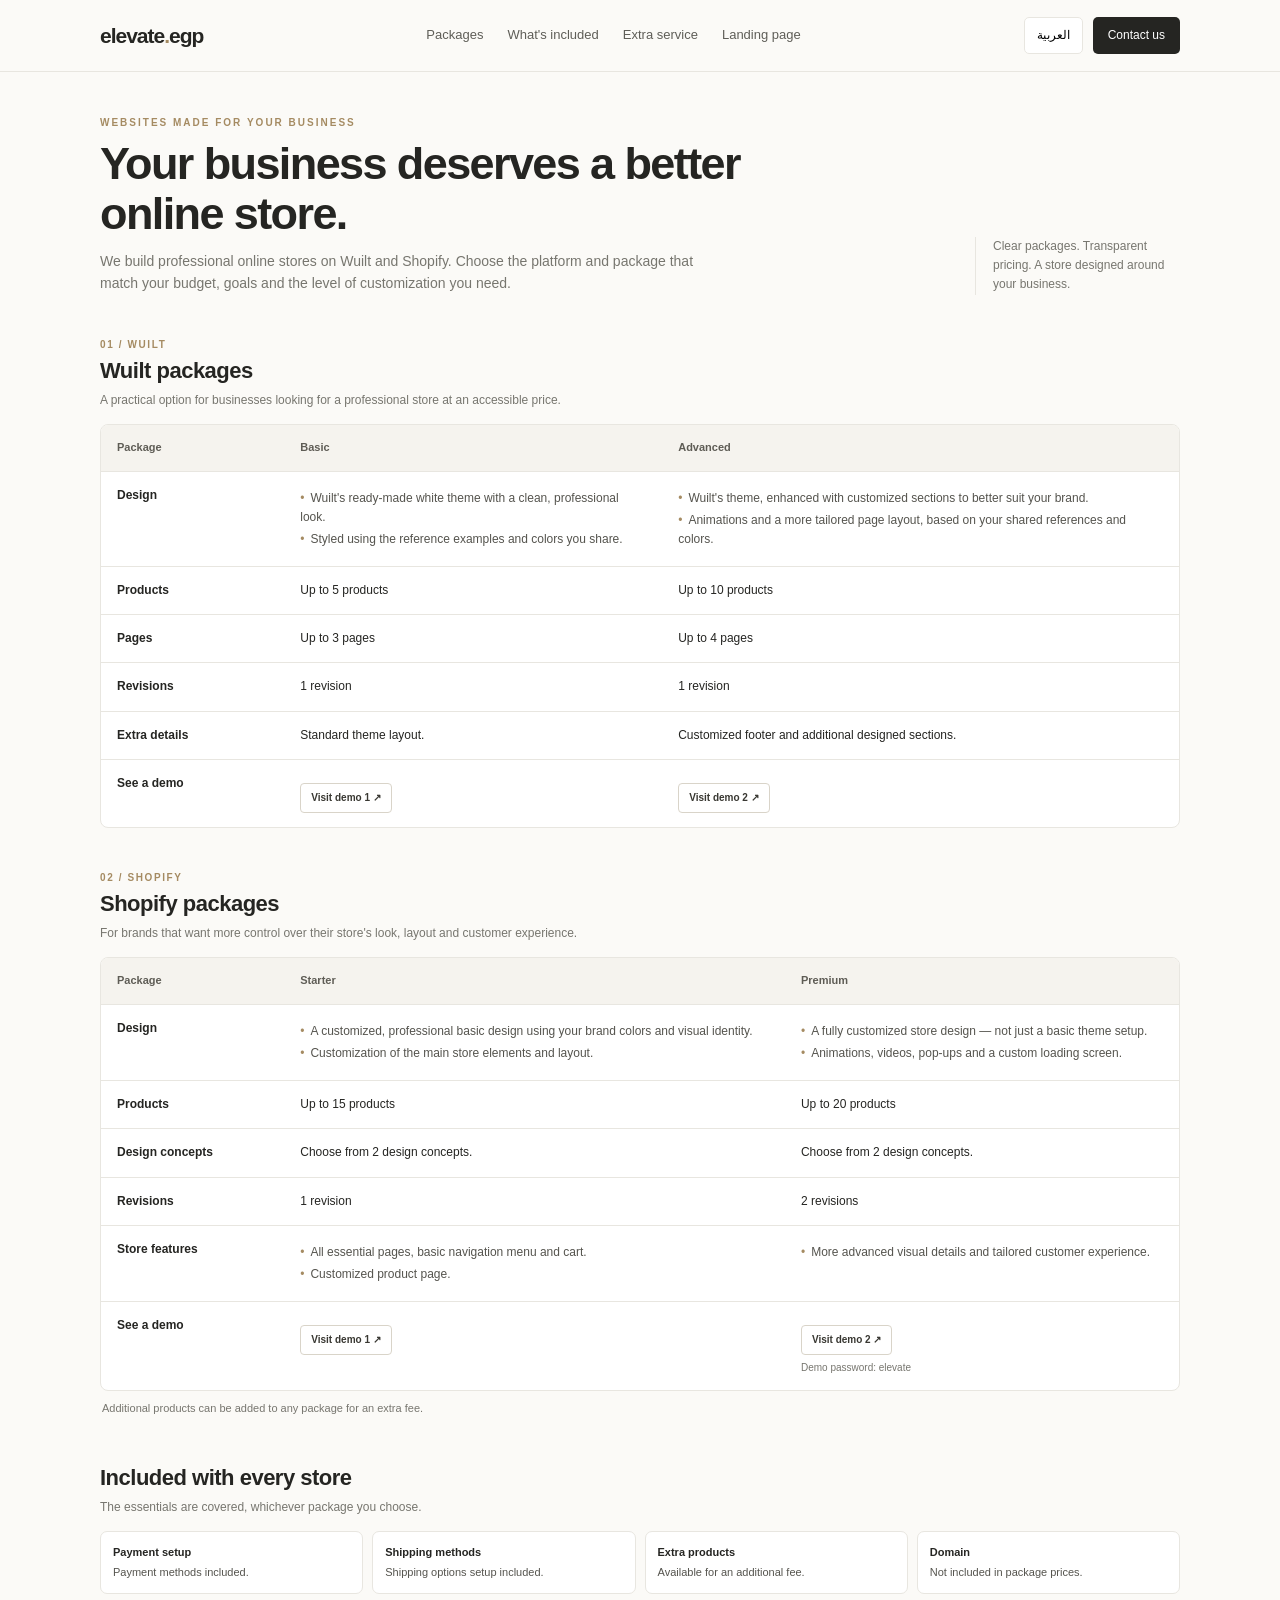
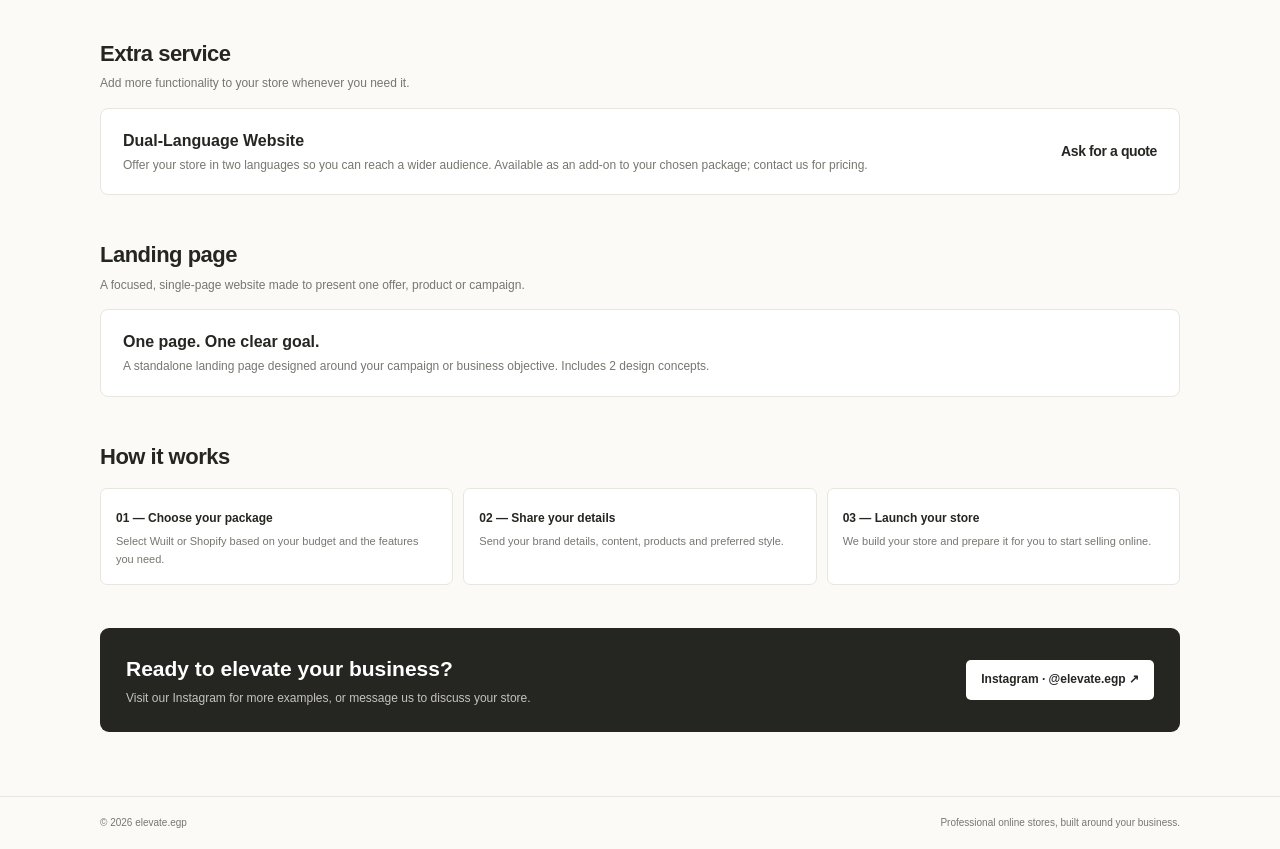
<file: index.html>
<!DOCTYPE html>
<html lang="en">
<head>
<meta charset="UTF-8">
<meta name="viewport" content="width=device-width, initial-scale=1.0">
<meta name="description" content="Elevate.egp builds professional online stores on Wuilt and Shopify, tailored to your budget.">
<title>Elevate.egp — Online Store Design</title>
<style>
:root{--ink:#252522;--muted:#77766f;--line:#e8e6e0;--paper:#fbfaf7;--white:#fff;--accent:#a58b62;--soft:#f2efe8}
*{box-sizing:border-box}html{scroll-behavior:smooth}body{margin:0;background:var(--paper);color:var(--ink);font-family:Inter,Arial,sans-serif;line-height:1.6}
a{color:inherit}.wrap{width:min(1080px,calc(100% - 40px));margin:auto}
header{height:72px;border-bottom:1px solid var(--line);background:rgba(251,250,247,.96);display:flex;align-items:center;position:sticky;top:0;z-index:5;backdrop-filter:blur(10px)}
.nav{display:flex;align-items:center;justify-content:space-between;gap:18px}.logo{font-size:21px;font-weight:800;letter-spacing:-1px;text-decoration:none}.logo span{color:var(--accent)}
.navlinks{display:flex;gap:24px}.navlinks a{text-decoration:none;font-size:13px;color:#5f5e58}.navright{display:flex;align-items:center;gap:10px}
.lang{border:1px solid var(--line);background:white;padding:8px 12px;border-radius:5px;cursor:pointer;font:inherit;font-size:12px}.contact{background:var(--ink);color:white!important;text-decoration:none;padding:9px 15px;border-radius:5px;font-size:12px}
main{padding:43px 0 64px}.intro{display:flex;justify-content:space-between;align-items:end;gap:28px;margin-bottom:34px}
.eyebrow{font-size:10px;letter-spacing:2px;text-transform:uppercase;color:var(--accent);font-weight:800}.intro h1{font-size:clamp(31px,4.5vw,45px);line-height:1.12;letter-spacing:-1.6px;margin:8px 0 10px;max-width:650px}.intro p{margin:0;color:var(--muted);max-width:610px;font-size:14px}
.intro-side{max-width:205px;color:var(--muted);font-size:12px;border-left:1px solid var(--line);padding-left:17px}
.section{margin-top:42px}.section-head{display:flex;align-items:end;justify-content:space-between;gap:18px;margin-bottom:14px}.section h2{font-size:22px;letter-spacing:-.5px;margin:0}.section-sub{font-size:12px;color:var(--muted);margin:3px 0 0}.platform-label{font-size:10px;letter-spacing:1.6px;color:var(--accent);font-weight:800;text-transform:uppercase}
.table-wrap{overflow-x:auto;border:1px solid var(--line);border-radius:8px;background:white}.price-table{width:100%;border-collapse:collapse;min-width:700px}.price-table th,.price-table td{padding:14px 16px;text-align:left;border-bottom:1px solid var(--line);vertical-align:top;font-size:12px}.price-table th{background:#f5f3ee;font-size:11px;color:#5e5c55;font-weight:750}.price-table tr:last-child td{border-bottom:0}.price-table td:first-child{font-weight:700;width:17%;white-space:nowrap}
.price{font-size:18px;font-weight:800;letter-spacing:-.4px;display:block;margin-bottom:2px}.small{font-size:10px;color:var(--muted);font-weight:400}.feature{display:block;margin:3px 0;color:#55544e}.feature:before{content:"•";color:var(--accent);margin-right:6px}
.demo-link{display:inline-block;margin-top:9px;padding:6px 10px;border:1px solid #d9d4c9;border-radius:4px;text-decoration:none;font-size:10px;font-weight:700;color:#393832;background:#fff}.demo-link:hover{background:var(--soft)}
.note{font-size:11px;color:var(--muted);margin:9px 2px 0}.included{display:grid;grid-template-columns:repeat(4,1fr);gap:9px;margin-top:13px}.included div{border:1px solid var(--line);border-radius:7px;background:white;padding:12px;font-size:11px;color:#55544e}.included strong{display:block;color:var(--ink);font-size:11px;margin-bottom:2px}
.landing{display:flex;align-items:center;justify-content:space-between;gap:18px;border:1px solid var(--line);background:white;border-radius:8px;padding:19px 22px}.landing h3{margin:0 0 3px;font-size:16px}.landing p{margin:0;color:var(--muted);font-size:12px}.landing .price{font-size:21px;margin:0;white-space:nowrap}
.process{display:grid;grid-template-columns:repeat(3,1fr);gap:10px}.process article{padding:15px;border:1px solid var(--line);border-radius:7px;background:white}.process b{font-size:12px}.process p{font-size:11px;color:var(--muted);margin:4px 0 0}
.cta{margin-top:43px;background:var(--ink);color:white;border-radius:9px;padding:24px 26px;display:flex;justify-content:space-between;align-items:center;gap:18px}.cta h2{margin:0;font-size:21px}.cta p{margin:4px 0 0;color:#c5c3bc;font-size:12px}.cta a{background:white;color:var(--ink);padding:10px 15px;border-radius:5px;text-decoration:none;font-size:12px;font-weight:750;white-space:nowrap}
footer{border-top:1px solid var(--line);padding:18px 0;color:var(--muted);font-size:10px}.foot{display:flex;justify-content:space-between;gap:14px}
.ar{direction:rtl;text-align:right}.ar .intro-side{border-left:0;border-right:1px solid var(--line);padding-left:0;padding-right:17px}.ar .feature:before{margin-right:0;margin-left:6px}.ar .price-table th,.ar .price-table td{text-align:right}.ar .price-table td:first-child{white-space:normal}.ar .navlinks{direction:rtl}.ar .cta{direction:rtl}.ar .landing{direction:rtl}
@media(max-width:720px){
  .wrap{width:calc(100% - 30px)}
  header{height:auto;min-height:64px;padding:10px 0}
  .nav{gap:8px;flex-wrap:wrap}
  .logo{font-size:19px}
  .navright{gap:7px}
  .lang,.contact{padding:8px 10px;font-size:11px}
  .navlinks{display:none}
  main{padding:28px 0 42px}
  .intro{display:block;margin-bottom:28px}
  .intro h1{font-size:clamp(29px,8vw,38px);letter-spacing:-1.1px}
  .intro p{font-size:13px}
  .intro-side{margin-top:15px;max-width:none;padding:0 0 0 12px;font-size:11px}
  .section{margin-top:32px}
  .section h2{font-size:20px}
  .section-sub{font-size:11px}
  .section-head{align-items:flex-start;flex-direction:column;gap:8px}
  /* Keep the complete conventional comparison table visible on mobile without horizontal scrolling. */
  .table-wrap{display:block;width:100%;overflow:visible;border:1px solid var(--line);border-radius:8px;background:#fff}
  .price-table{display:table;width:100%;min-width:0;border-collapse:collapse;table-layout:fixed}
  .price-table thead{display:table-header-group}
  .price-table tbody{display:table-row-group}
  .price-table tr{display:table-row;background:#fff}
  .price-table th,.price-table td{display:table-cell;padding:9px 8px;font-size:10px;line-height:1.4;overflow-wrap:anywhere;word-break:normal;vertical-align:top}
  .price-table th:first-child,.price-table td:first-child{width:20%;white-space:normal}
  .price-table th:nth-child(2),.price-table td:nth-child(2),.price-table th:nth-child(3),.price-table td:nth-child(3){width:40%}
  .price-table td:nth-child(2),.price-table td:nth-child(3){padding-top:10px;position:static}
  .price-table td:nth-child(2)::before,.price-table td:nth-child(3)::before{content:none!important}
  .price-table td:nth-child(2){border-right:0}
  .ar .price-table td:nth-child(2){border-left:0}
  .price-table tr:last-child td{border-bottom:0}
  .feature{line-height:1.45;margin:3px 0}
  .demo-link{font-size:10px;padding:7px 8px}
  .note{font-size:10px;line-height:1.5}
  .included{grid-template-columns:1fr 1fr;gap:8px}
  .included div{padding:10px;font-size:10px;line-height:1.45}
  .included strong{font-size:10px}
  .landing{align-items:flex-start;flex-direction:column;padding:15px;gap:10px}
  .landing p{font-size:11px}
  .landing .price{font-size:18px}
  .process{grid-template-columns:1fr;gap:8px}
  .process article{padding:13px}
  .cta{align-items:flex-start;flex-direction:column;padding:20px 17px;margin-top:32px}
  .cta h2{font-size:19px}
  .cta a{white-space:normal;text-align:center;max-width:100%}
  .foot{flex-direction:column;gap:5px}
}
@media(max-width:380px){
  .wrap{width:calc(100% - 24px)}
  .logo{font-size:17px}
  .lang,.contact{font-size:10px;padding:7px 8px}
  .price-table th,.price-table td{padding:8px 6px;font-size:9.5px;line-height:1.35}
  .price-table th:first-child,.price-table td:first-child{width:20%}
  .price-table th:nth-child(2),.price-table td:nth-child(2),.price-table th:nth-child(3),.price-table td:nth-child(3){width:40%}
}
</style>
</head>
<body>
<header><div class="wrap nav">
<a class="logo" href="#">elevate<span>.</span>egp</a>
<nav class="navlinks"><a href="#packages" data-en="Packages" data-ar="الباقات">Packages</a><a href="#included" data-en="What's included" data-ar="الخدمات المشمولة">What's included</a><a href="#dual-language" data-en="Extra service" data-ar="خدمة إضافية">Extra service</a><a href="#landing" data-en="Landing page" data-ar="صفحة هبوط">Landing page</a></nav>
<div class="navright"><button class="lang" id="langBtn" type="button">العربية</button><a class="contact" href="https://www.instagram.com/elevate.egp/" target="_blank" rel="noopener" data-en="Contact us" data-ar="تواصل معنا">Contact us</a></div>
</div></header>
<main class="wrap" id="content">
<section class="intro">
<div><div class="eyebrow" data-en="Websites made for your business" data-ar="متاجر إلكترونية تناسب نشاطك التجاري">Websites made for your business</div>
<h1 data-en="Your business deserves a better online store." data-ar="مشروعك يستحق متجر إلكتروني يليق بيه.">Your business deserves a better online store.</h1>
<p data-en="We build professional online stores on Wuilt and Shopify. Choose the platform and package that match your budget, goals and the level of customization you need." data-ar="بنصمم وننفذ متاجر إلكترونية احترافية على ويلت وشوبيفاي. اختار المنصة والباقة المناسبة لميزانيتك وهدفك ومستوى التخصيص اللي محتاجه.">We build professional online stores on Wuilt and Shopify. Choose the platform and package that match your budget, goals and the level of customization you need.</p></div>
<div class="intro-side" data-en="Clear packages. Transparent pricing. A store designed around your business." data-ar="باقات واضحة وأسعار محددة ومتجر مصمم بما يناسب نشاطك التجاري.">Clear packages. Transparent pricing. A store designed around your business.</div>
</section>

<section class="section" id="packages">
<div class="section-head"><div><div class="platform-label">01 / WUILT</div><h2 data-en="Wuilt packages" data-ar="باقات ويلت">Wuilt packages</h2><p class="section-sub" data-en="A practical option for businesses looking for a professional store at an accessible price." data-ar="اختيار عملي للمشروعات اللي محتاجة متجر احترافي بتكلفة مناسبة.">A practical option for businesses looking for a professional store at an accessible price.</p></div></div>
<div class="table-wrap"><table class="price-table">
<thead><tr><th data-en="Package" data-ar="الباقة">Package</th><th data-en="Basic" data-ar="Basic">Basic</th><th data-en="Advanced" data-ar="Advanced">Advanced</th></tr></thead>
<tbody>
<tr><td data-en="Design" data-ar="التصميم">Design</td><td><span class="feature" data-en="Wuilt's ready-made white theme with a clean, professional look." data-ar="قالب ويلت الأبيض الجاهز بتنسيق بسيط واحترافي.">Wuilt's ready-made white theme with a clean, professional look.</span><span class="feature" data-en="Styled using the reference examples and colors you share." data-ar="يتم تنسيق المتجر بناءً على المراجع والألوان التي تشاركها معنا.">Styled using the reference examples and colors you share.</span></td><td><span class="feature" data-en="Wuilt's theme, enhanced with customized sections to better suit your brand." data-ar="قالب ويلت مع أقسام مخصصة لتناسب هوية البراند بشكل أفضل.">Wuilt's theme, enhanced with customized sections to better suit your brand.</span><span class="feature" data-en="Animations and a more tailored page layout, based on your shared references and colors." data-ar="إضافة حركات وتنسيق أكثر تخصيصًا بناءً على المراجع والألوان التي تشاركها معنا.">Animations and a more tailored page layout, based on your shared references and colors.</span></td></tr>
<tr><td data-en="Products" data-ar="المنتجات">Products</td><td data-en="Up to 5 products" data-ar="حتى ٥ منتجات">Up to 5 products</td><td data-en="Up to 10 products" data-ar="حتى ١٠ منتجات">Up to 10 products</td></tr>
<tr><td data-en="Pages" data-ar="الصفحات">Pages</td><td data-en="Up to 3 pages" data-ar="حتى ٣ صفحات">Up to 3 pages</td><td data-en="Up to 4 pages" data-ar="حتى ٤ صفحات">Up to 4 pages</td></tr>
<tr><td data-en="Revisions" data-ar="التعديلات">Revisions</td><td data-en="1 revision" data-ar="تعديل واحد">1 revision</td><td data-en="1 revision" data-ar="تعديل واحد">1 revision</td></tr>
<tr><td data-en="Extra details" data-ar="تفاصيل إضافية">Extra details</td><td data-en="Standard theme layout." data-ar="تنسيق القالب الأساسي.">Standard theme layout.</td><td data-en="Customized footer and additional designed sections." data-ar="فوتر مخصص وأقسام إضافية بتصميم مميز.">Customized footer and additional designed sections.</td></tr>
<tr><td data-en="See a demo" data-ar="شاهد نموذجًا">See a demo</td><td><a class="demo-link" href="https://cmubu12fe006s01i3gxyq15l7.wuiltstore.com/en" target="_blank" rel="noopener" data-en="Visit demo 1 ↗" data-ar="شاهد النموذج ١ ↗">Visit demo 1 ↗</a></td><td><a class="demo-link" href="https://telofillelevate.wuiltstore.com/en" target="_blank" rel="noopener" data-en="Visit demo 2 ↗" data-ar="شاهد النموذج ٢ ↗">Visit demo 2 ↗</a></td></tr>
</tbody></table></div>
</section>

<section class="section" id="shopify">
<div class="section-head"><div><div class="platform-label">02 / SHOPIFY</div><h2 data-en="Shopify packages" data-ar="باقات شوبيفاي">Shopify packages</h2><p class="section-sub" data-en="For brands that want more control over their store's look, layout and customer experience." data-ar="للعلامات التجارية اللي محتاجة تحكم أكبر في شكل المتجر وتفاصيله وتجربة العميل.">For brands that want more control over their store's look, layout and customer experience.</p></div></div>
<div class="table-wrap"><table class="price-table">
<thead><tr><th data-en="Package" data-ar="الباقة">Package</th><th data-en="Starter" data-ar="Starter">Starter</th><th data-en="Premium" data-ar="Premium">Premium</th></tr></thead>
<tbody>
<tr><td data-en="Design" data-ar="التصميم">Design</td><td><span class="feature" data-en="A customized, professional basic design using your brand colors and visual identity." data-ar="تصميم أساسي احترافي مخصص باستخدام ألوان وهوية البراند.">A customized, professional basic design using your brand colors and visual identity.</span><span class="feature" data-en="Customization of the main store elements and layout." data-ar="تخصيص العناصر الأساسية وتنسيق المتجر.">Customization of the main store elements and layout.</span></td><td><span class="feature" data-en="A fully customized store design — not just a basic theme setup." data-ar="تصميم مخصص بالكامل للمتجر، مش مجرد تعديل على قالب جاهز.">A fully customized store design — not just a basic theme setup.</span><span class="feature" data-en="Animations, videos, pop-ups and a custom loading screen." data-ar="حركات وفيديوهات ونوافذ منبثقة وشاشة تحميل مخصصة.">Animations, videos, pop-ups and a custom loading screen.</span></td></tr>
<tr><td data-en="Products" data-ar="المنتجات">Products</td><td data-en="Up to 15 products" data-ar="حتى ١٥ منتجًا">Up to 15 products</td><td data-en="Up to 20 products" data-ar="حتى ٢٠ منتجًا">Up to 20 products</td></tr><tr><td data-en="Design concepts" data-ar="أفكار التصميم">Design concepts</td><td data-en="Choose from 2 design concepts." data-ar="اختار من بين فكرتين للتصميم.">Choose from 2 design concepts.</td><td data-en="Choose from 2 design concepts." data-ar="اختار من بين فكرتين للتصميم.">Choose from 2 design concepts.</td></tr>
<tr><td data-en="Revisions" data-ar="التعديلات">Revisions</td><td data-en="1 revision" data-ar="تعديل واحد">1 revision</td><td data-en="2 revisions" data-ar="تعديلان">2 revisions</td></tr>
<tr><td data-en="Store features" data-ar="خصائص المتجر">Store features</td><td><span class="feature" data-en="All essential pages, basic navigation menu and cart." data-ar="كل الصفحات الأساسية وقائمة تنقل وسلة مشتريات.">All essential pages, basic navigation menu and cart.</span><span class="feature" data-en="Customized product page." data-ar="تخصيص صفحة المنتج.">Customized product page.</span></td><td><span class="feature" data-en="More advanced visual details and tailored customer experience." data-ar="تفاصيل بصرية أكثر تقدمًا وتجربة عميل مصممة خصيصًا.">More advanced visual details and tailored customer experience.</span></td></tr>
<tr><td data-en="See a demo" data-ar="شاهد نموذجًا">See a demo</td><td><a class="demo-link" href="https://sejeeg.myshopify.com/" target="_blank" rel="noopener" data-en="Visit demo 1 ↗" data-ar="شاهد النموذج ١ ↗">Visit demo 1 ↗</a></td><td><a class="demo-link" href="https://summer-fridays-rbpsct7r.myshopify.com/" target="_blank" rel="noopener" data-en="Visit demo 2 ↗" data-ar="شاهد النموذج ٢ ↗">Visit demo 2 ↗</a><div class="small" style="margin-top:5px" data-en="Demo password: elevate" data-ar="كلمة مرور العرض: elevate">Demo password: elevate</div></td></tr>
</tbody></table></div>
<p class="note" data-en="Additional products can be added to any package for an extra fee." data-ar="يمكن إضافة منتجات إضافية لأي باقة مقابل رسوم إضافية.">Additional products can be added to any package for an extra fee.</p>
</section>

<section class="section" id="included">
<div class="section-head"><div><h2 data-en="Included with every store" data-ar="الخدمات المشمولة في كل متجر">Included with every store</h2><p class="section-sub" data-en="The essentials are covered, whichever package you choose." data-ar="الأساسيات متوفرة أيًا كانت الباقة اللي هتختارها.">The essentials are covered, whichever package you choose.</p></div></div>
<div class="included">
<div><strong data-en="Payment setup" data-ar="إعداد الدفع">Payment setup</strong><span data-en="Payment methods included." data-ar="إعداد وسائل الدفع.">Payment methods included.</span></div>
<div><strong data-en="Shipping methods" data-ar="طرق الشحن">Shipping methods</strong><span data-en="Shipping options setup included." data-ar="إعداد طرق وخيارات الشحن.">Shipping options setup included.</span></div>
<div><strong data-en="Extra products" data-ar="منتجات إضافية">Extra products</strong><span data-en="Available for an additional fee." data-ar="متاحة مقابل رسوم إضافية.">Available for an additional fee.</span></div>
<div><strong data-en="Domain" data-ar="الدومين">Domain</strong><span data-en="Not included in package prices." data-ar="غير مشمول في سعر الباقة.">Not included in package prices.</span></div>
</div>
</section>

<section class="section" id="dual-language">
<div class="section-head"><div><h2 data-en="Extra service" data-ar="خدمة إضافية">Extra service</h2><p class="section-sub" data-en="Add more functionality to your store whenever you need it." data-ar="ضيف خدمات وخصائص إضافية لمتجرك حسب احتياجك.">Add more functionality to your store whenever you need it.</p></div></div>
<div class="landing"><div><h3 data-en="Dual-Language Website" data-ar="متجر بلغتين">Dual-Language Website</h3><p data-en="Offer your store in two languages so you can reach a wider audience. Available as an add-on to your chosen package; contact us for pricing." data-ar="قدّم متجرك بلغتين علشان توصل لجمهور أكبر. الخدمة متاحة كإضافة على الباقة اللي تختارها؛ تواصل معنا لمعرفة السعر.">Offer your store in two languages so you can reach a wider audience. Available as an add-on to your chosen package; contact us for pricing.</p></div><span class="price" style="font-size:14px" data-en="Ask for a quote" data-ar="تواصل لمعرفة السعر">Ask for a quote</span></div>
</section>

<section class="section" id="landing">
<div class="section-head"><div><h2 data-en="Landing page" data-ar="صفحة هبوط">Landing page</h2><p class="section-sub" data-en="A focused, single-page website made to present one offer, product or campaign." data-ar="صفحة واحدة مركزة لعرض منتج أو خدمة أو عرض تسويقي بشكل واضح.">A focused, single-page website made to present one offer, product or campaign.</p></div></div>
<div class="landing"><div><h3 data-en="One page. One clear goal." data-ar="صفحة واحدة وهدف واضح.">One page. One clear goal.</h3><p data-en="A standalone landing page designed around your campaign or business objective. Includes 2 design concepts." data-ar="صفحة مستقلة مصممة بما يناسب حملتك الإعلانية أو هدف مشروعك، مع اختيار من بين فكرتين للتصميم.">A standalone landing page designed around your campaign or business objective. Includes 2 design concepts.</p>
</section>

<section class="section">
<div class="section-head"><div><h2 data-en="How it works" data-ar="خطوات العمل">How it works</h2></div></div>
<div class="process">
<article><b data-en="01 — Choose your package" data-ar="١ — اختار الباقة">01 — Choose your package</b><p data-en="Select Wuilt or Shopify based on your budget and the features you need." data-ar="اختار ويلت أو شوبيفاي حسب ميزانيتك والخصائص اللي محتاجها.">Select Wuilt or Shopify based on your budget and the features you need.</p></article>
<article><b data-en="02 — Share your details" data-ar="٢ — ابعت تفاصيل مشروعك">02 — Share your details</b><p data-en="Send your brand details, content, products and preferred style." data-ar="ابعت تفاصيل البراند والمحتوى والمنتجات والستايل المفضل.">Send your brand details, content, products and preferred style.</p></article>
<article><b data-en="03 — Launch your store" data-ar="٣ — استلم متجرك">03 — Launch your store</b><p data-en="We build your store and prepare it for you to start selling online." data-ar="بننفذ المتجر ونجهزه علشان تبدأ البيع أونلاين.">We build your store and prepare it for you to start selling online.</p></article>
</div>
</section>

<section class="cta"><div><h2 data-en="Ready to elevate your business?" data-ar="جاهز تطور مشروعك؟">Ready to elevate your business?</h2><p data-en="Visit our Instagram for more examples, or message us to discuss your store." data-ar="زور إنستجرام علشان تشوف نماذج أكتر أو ابعتلنا رسالة ونتكلم عن متجرك.">Visit our Instagram for more examples, or message us to discuss your store.</p></div><a href="https://www.instagram.com/elevate.egp/" target="_blank" rel="noopener" data-en="Instagram · @elevate.egp ↗" data-ar="إنستجرام · @elevate.egp ↗">Instagram · @elevate.egp ↗</a></section>
</main>
<footer><div class="wrap foot"><span>© 2026 elevate.egp</span><span data-en="Professional online stores, built around your business." data-ar="متاجر إلكترونية احترافية مصممة لنشاطك التجاري.">Professional online stores, built around your business.</span></div></footer>
<script>
const btn=document.getElementById('langBtn');
let current='en';
btn.addEventListener('click',()=>{
 current=current==='en'?'ar':'en';
 document.documentElement.lang=current;
 document.getElementById('content').classList.toggle('ar',current==='ar');
 document.querySelectorAll('[data-en]').forEach(el=>{el.textContent=el.dataset[current]});
 btn.textContent=current==='en'?'العربية':'English';
});
</script>
</body></html>
</file>
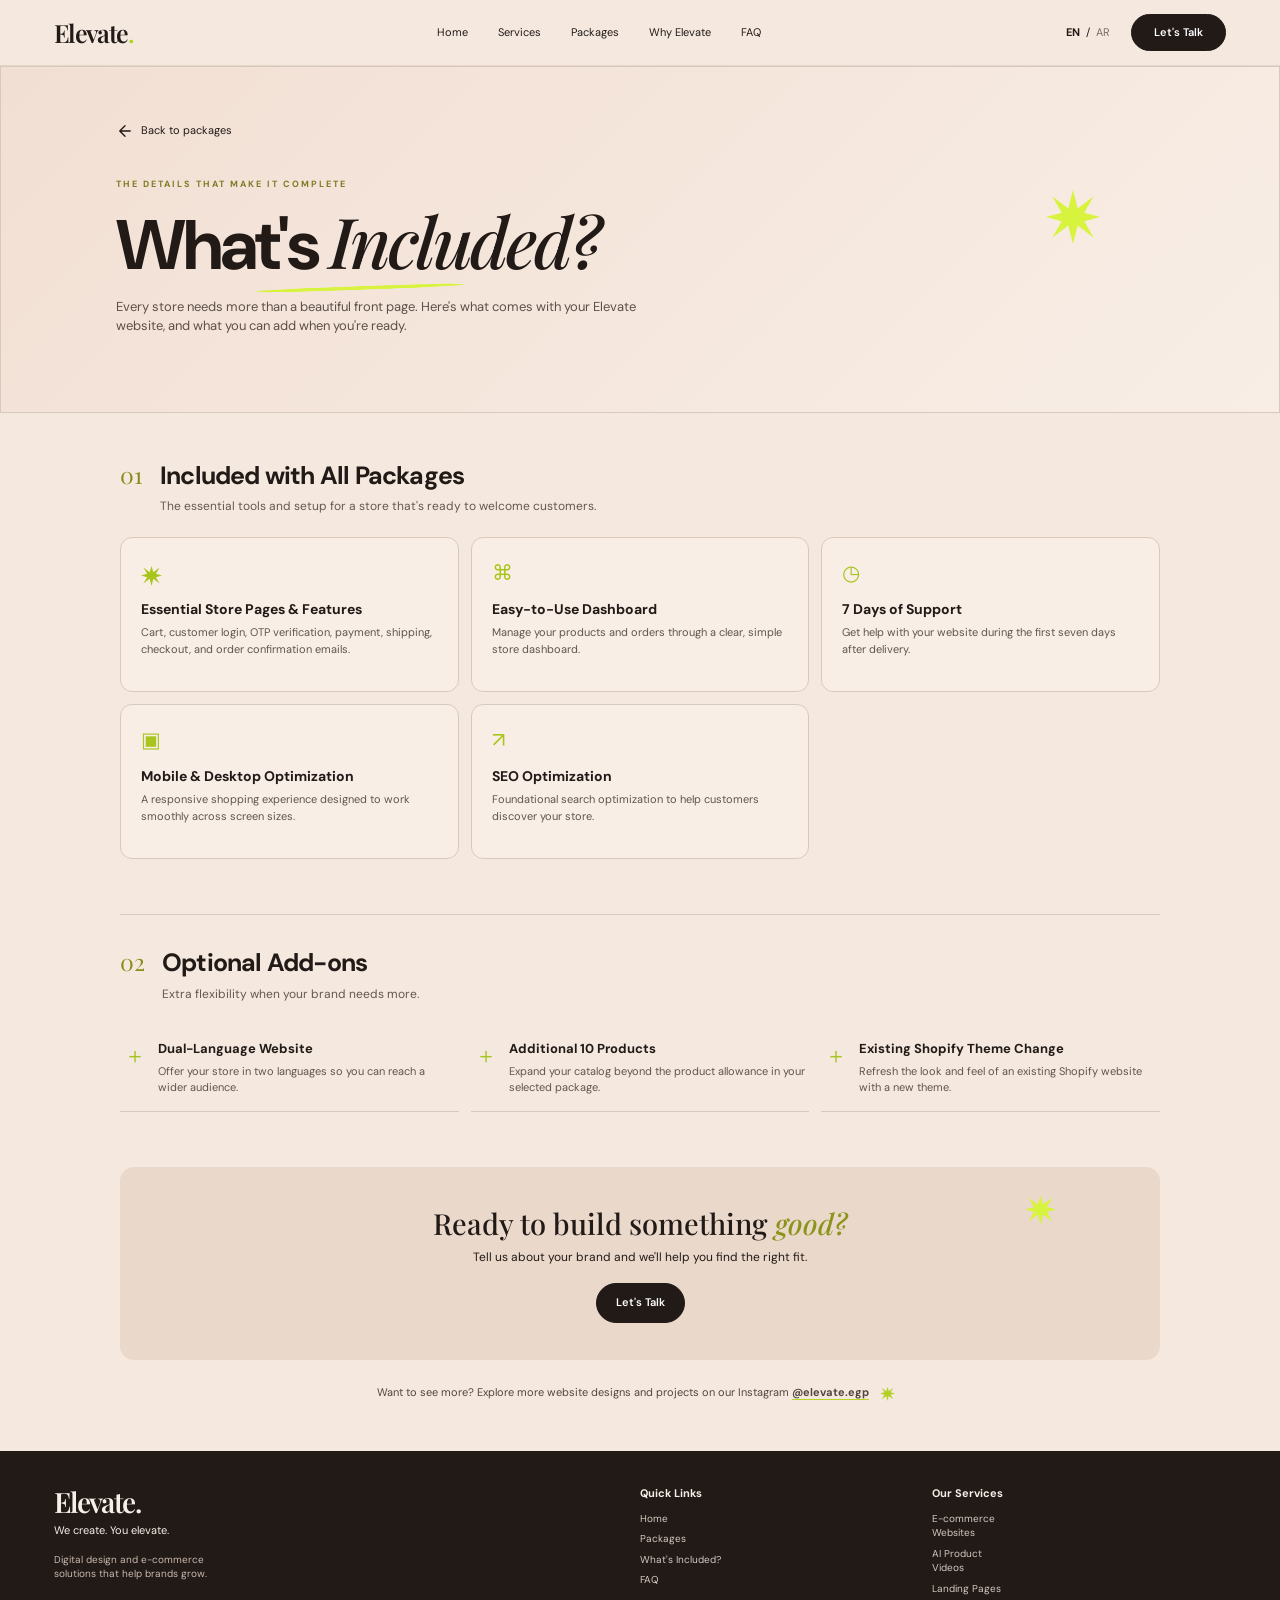
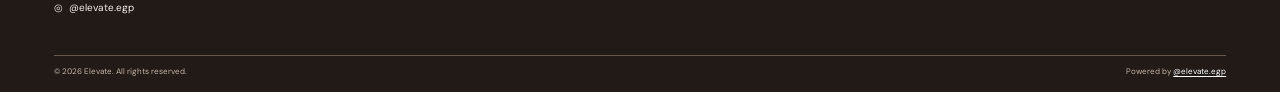
<file: included.html>
<!doctype html>
<html lang="en" dir="ltr">
<head>
  <meta charset="utf-8">
  <meta name="viewport" content="width=device-width, initial-scale=1">
  <meta name="description" content="Discover what's included with every Elevate website package and optional add-ons.">
  <meta name="theme-color" content="#f5e9df">
  <title>What's Included? — Elevate</title>

  <link rel="preconnect" href="https://fonts.googleapis.com">
  <link rel="preconnect" href="https://fonts.gstatic.com" crossorigin>
  <link href="https://fonts.googleapis.com/css2?family=DM+Sans:wght@400;500;600;700&family=Playfair+Display:ital,wght@0,500;0,600;1,500;1,600&family=Cairo:wght@400;500;600;700;800&display=swap" rel="stylesheet">

  <link rel="stylesheet" href="styles.css">

  <style>
    /* Consistent SVG icons on desktop and mobile */
    .icon-svg {
      display: inline-block;
      width: 1em;
      height: 1em;
      flex-shrink: 0;
      vertical-align: middle;
      overflow: visible;
    }

    .item-icon .icon-svg {
      width: 1em;
      height: 1em;
    }

    .doodle-star .icon-svg {
      width: 1em;
      height: 1em;
    }

    .tiny-spark .icon-svg {
      width: 15px;
      height: 15px;
    }

    .back-link .icon-svg,
    .included-cta .button .icon-svg {
      width: 18px;
      height: 18px;
    }

    .back-link {
      display: inline-flex;
      align-items: center;
      gap: 7px;
    }

    .included-cta .button {
      display: inline-flex;
      align-items: center;
      gap: 9px;
    }
  </style>
</head>

<body class="included-page">

  <header class="site-header">
    <a class="wordmark" href="index.html">Elevate<span>.</span></a>

    <nav class="desktop-nav">
      <a href="index.html#home" data-i18n="navHome">Home</a>
      <a href="index.html#services" data-i18n="navServices">Services</a>
      <a href="index.html#packages" data-i18n="navPackages">Packages</a>
      <a href="index.html#difference" data-i18n="navDifference">Why Elevate</a>
      <a href="index.html#faq" data-i18n="navFaq">FAQ</a>
    </nav>

    <div class="header-actions">
      <div class="language-switch">
        <button class="lang-btn selected" data-lang="en" aria-pressed="true">EN</button>
        <span>/</span>
        <button class="lang-btn" data-lang="ar" aria-pressed="false">AR</button>
      </div>

      <a class="button button-dark header-cta contact-link"
         href="https://www.instagram.com/elevate.egp/"
         target="_blank"
         rel="noopener"
         data-i18n="letsTalk">Let's Talk</a>

      <button class="menu-toggle" aria-label="Open menu" aria-expanded="false">
        <span></span>
        <span></span>
      </button>
    </div>
  </header>

  <main>

    <section class="included-hero panel">

      <a class="back-link" href="index.html#packages">
        <svg class="icon-svg" viewBox="0 0 24 24" fill="none"
             xmlns="http://www.w3.org/2000/svg" aria-hidden="true">
          <path d="M19 12H5M12 19L5 12L12 5"
                stroke="currentColor" stroke-width="1.8"
                stroke-linecap="round" stroke-linejoin="round"/>
        </svg>
        <span data-i18n="backPackages">Back to packages</span>
      </a>

      <p class="eyebrow" data-i18n="includedEyebrow">
        THE DETAILS THAT MAKE IT COMPLETE
      </p>

      <div class="included-title-wrap">
        <h1 data-i18n-html="includedTitle">What's <em>Included?</em></h1>
        <span class="scribble included-underline" aria-hidden="true"></span>
      </div>

      <p class="included-lead" data-i18n="includedLead">
        Every store needs more than a beautiful front page. Here's what comes with your Elevate website, and what you can add when you're ready.
      </p>

      <span class="doodle-star included-star" aria-hidden="true">
        <svg class="icon-svg" viewBox="0 0 24 24" fill="currentColor"
             xmlns="http://www.w3.org/2000/svg">
          <path d="M12 0L14.1 8.2L21.2 2.8L17 10.1L24 12L17 13.9L21.2 21.2L14.1 15.8L12 24L9.9 15.8L2.8 21.2L7 13.9L0 12L7 10.1L2.8 2.8L9.9 8.2L12 0Z"/>
        </svg>
      </span>

    </section>

    <section class="included-content">

      <div class="included-block">

        <div class="included-block-heading">
          <span class="number">01</span>
          <div>
            <h2 data-i18n="allPackages">Included with All Packages</h2>
            <p data-i18n="allPackagesDesc">
              The essential tools and setup for a store that's ready to welcome customers.
            </p>
          </div>
        </div>

        <div class="included-grid">

          <article class="included-item">
            <span class="item-icon">
              <svg class="icon-svg" viewBox="0 0 24 24" fill="currentColor"
                   xmlns="http://www.w3.org/2000/svg" aria-hidden="true">
                <path d="M12 1L14.1 8.2L21.2 2.8L17 10.1L24 12L17 13.9L21.2 21.2L14.1 15.8L12 24L9.9 15.8L2.8 21.2L7 13.9L0 12L7 10.1L2.8 2.8L9.9 8.2L12 1Z"/>
              </svg>
            </span>
            <h3 data-i18n="storeEssentials">Essential Store Pages &amp; Features</h3>
            <p data-i18n="storeEssentialsDesc">
              Cart, customer login, OTP verification, payment, shipping, checkout, and order confirmation emails.
            </p>
          </article>

          <article class="included-item">
            <span class="item-icon">⌘</span>
            <h3 data-i18n="dashboard">Easy-to-Use Dashboard</h3>
            <p data-i18n="dashboardDesc">
              Manage your products and orders through a clear, simple store dashboard.
            </p>
          </article>

          <article class="included-item">
            <span class="item-icon">◷</span>
            <h3 data-i18n="support">7 Days of Support</h3>
            <p data-i18n="supportDesc">
              Get help with your website during the first seven days after delivery.
            </p>
          </article>

          <article class="included-item">
            <span class="item-icon">▣</span>
            <h3 data-i18n="responsive">Mobile &amp; Desktop Optimization</h3>
            <p data-i18n="responsiveDesc">
              A responsive shopping experience designed to work smoothly across screen sizes.
            </p>
          </article>

          <article class="included-item">
            <span class="item-icon">↗</span>
            <h3 data-i18n="seo">SEO Optimization</h3>
            <p data-i18n="seoDesc">
              Foundational search optimization to help customers discover your store.
            </p>
          </article>

        </div>
      </div>

      <div class="included-block addons-block">

        <div class="included-block-heading">
          <span class="number">02</span>
          <div>
            <h2 data-i18n="optionalAddons">Optional Add-ons</h2>
            <p data-i18n="optionalAddonsDesc">
              Extra flexibility when your brand needs more.
            </p>
          </div>
        </div>

        <div class="addon-list">

          <article>
            <span class="addon-mark">＋</span>
            <div>
              <h3 data-i18n="dualLanguage">Dual-Language Website</h3>
              <p data-i18n="dualLanguageDesc">
                Offer your store in two languages so you can reach a wider audience.
              </p>
            </div>
          </article>

          <article>
            <span class="addon-mark">＋</span>
            <div>
              <h3 data-i18n="extraProducts">Additional 10 Products</h3>
              <p data-i18n="extraProductsDesc">
                Expand your catalog beyond the product allowance in your selected package.
              </p>
            </div>
          </article>

          <article>
            <span class="addon-mark">＋</span>
            <div>
              <h3 data-i18n="shopifyTheme">Existing Shopify Theme Change</h3>
              <p data-i18n="shopifyThemeDesc">
                Refresh the look and feel of an existing Shopify website with a new theme.
              </p>
            </div>
          </article>

        </div>
      </div>

      <div class="included-cta">

        <span class="doodle-star cta-spark" aria-hidden="true">
          <svg class="icon-svg" viewBox="0 0 24 24" fill="currentColor"
               xmlns="http://www.w3.org/2000/svg">
            <path d="M12 1L14.1 8.2L21.2 2.8L17 10.1L24 12L17 13.9L21.2 21.2L14.1 15.8L12 24L9.9 15.8L2.8 21.2L7 13.9L0 12L7 10.1L2.8 2.8L9.9 8.2L12 1Z"/>
          </svg>
        </span>

        <h2 data-i18n-html="readyTitle">Ready to build something <em>good?</em></h2>

        <p data-i18n="readyDesc">
          Tell us about your brand and we'll help you find the right fit.
        </p>

        <a class="button button-dark contact-link"
           href="https://www.instagram.com/elevate.egp/"
           target="_blank"
           rel="noopener"
           data-i18n="letsTalk">
          Let's Talk
          <svg class="icon-svg" viewBox="0 0 24 24" fill="none"
               xmlns="http://www.w3.org/2000/svg" aria-hidden="true">
            <path d="M5 12H19M12 5L19 12L12 19"
                  stroke="currentColor" stroke-width="1.8"
                  stroke-linecap="round" stroke-linejoin="round"/>
          </svg>
        </a>

      </div>

      <p class="more-work included-more">
        <span data-i18n="moreWork">
          Want to see more? Explore more website designs and projects on our Instagram
        </span>

        <a href="https://www.instagram.com/elevate.egp/"
           target="_blank"
           rel="noopener">@elevate.egp</a>

        <span class="tiny-spark" aria-hidden="true">
          <svg class="icon-svg" viewBox="0 0 24 24" fill="currentColor"
               xmlns="http://www.w3.org/2000/svg">
            <path d="M12 1L14.1 8.2L21.2 2.8L17 10.1L24 12L17 13.9L21.2 21.2L14.1 15.8L12 24L9.9 15.8L2.8 21.2L7 13.9L0 12L7 10.1L2.8 2.8L9.9 8.2L12 1Z"/>
          </svg>
        </span>
      </p>

    </section>
  </main>

  <footer class="site-footer compact-footer">

    <div class="footer-brand">
      <a class="footer-logo" href="index.html">Elevate.</a>
      <p data-i18n="footerTagline">We create. You elevate.</p>
      <p class="footer-about" data-i18n="footerAbout">
        Digital design and e-commerce solutions that help brands grow.
      </p>
      <a class="instagram-handle"
         href="https://www.instagram.com/elevate.egp/"
         target="_blank"
         rel="noopener">◎ &nbsp;@elevate.egp</a>
    </div>

    <div class="footer-links">
      <h4 data-i18n="quickLinks">Quick Links</h4>
      <a href="index.html#home" data-i18n="navHome">Home</a>
      <a href="index.html#packages" data-i18n="navPackages">Packages</a>
      <a href="included.html" data-i18n="whatsIncluded">What's Included?</a>
      <a href="index.html#faq" data-i18n="navFaq">FAQ</a>
    </div>

    <div class="footer-links">
      <h4 data-i18n="ourServices">Our Services</h4>
      <a href="index.html#packages" data-i18n-html="serviceOne">E-commerce Websites</a>
      <a class="contact-link"
         href="https://www.instagram.com/elevate.egp/"
         target="_blank"
         rel="noopener"
         data-i18n-html="serviceTwo">AI Product Videos</a>
      <a class="contact-link"
         href="https://www.instagram.com/elevate.egp/"
         target="_blank"
         rel="noopener"
         data-i18n="serviceThree">Landing Pages</a>
    </div>

    <div class="footer-bottom">
      <span>
        © <span id="year"></span> Elevate.
        <span data-i18n="rights">All rights reserved.</span>
      </span>

      <span data-i18n-html="powered">
        Powered by
        <a href="https://www.instagram.com/elevate.egp/"
           target="_blank"
           rel="noopener">@elevate.egp</a>
      </span>
    </div>

  </footer>

  <script src="script.js"></script>

</body>
</html>
</file>
<file: styles.css>
:root{--paper:#f5e9df;--paper-2:#f8eee6;--ink:#211a17;--muted:#5e514a;--line:#d9c9bc;--lime:#d8f33e;--serif:"Playfair Display",Georgia,serif;--sans:"DM Sans",Arial,sans-serif;--arabic:"Cairo",sans-serif}
*{box-sizing:border-box}html{scroll-behavior:smooth;scroll-padding-top:86px}body{margin:0;background:var(--paper);color:var(--ink);font-family:var(--sans);font-size:14px;line-height:1.45}a{color:inherit;text-decoration:none}button{font:inherit}.site-header{height:66px;padding:0 4.2%;display:flex;align-items:center;justify-content:space-between;gap:24px;background:rgba(245,233,223,.96);position:sticky;top:0;z-index:20;border-bottom:1px solid rgba(110,85,69,.13);backdrop-filter:blur(12px)}.wordmark,.footer-logo{font:600 25px var(--serif);letter-spacing:-1.6px}.wordmark span{color:#b7d322}.desktop-nav{display:flex;align-items:center;gap:30px;margin-left:auto;margin-right:auto}.desktop-nav a{font-size:11px;position:relative;padding:8px 0}.desktop-nav a:after{content:"";position:absolute;left:0;bottom:2px;width:0;height:1px;background:var(--ink);transition:width .3s}.desktop-nav a:hover:after,.desktop-nav a.active:after{width:100%}.header-actions{display:flex;align-items:center;gap:20px}.language-switch{display:flex;gap:5px;align-items:center;font-size:11px;white-space:nowrap}.lang-btn{border:0;background:none;padding:5px 1px;cursor:pointer;color:#786b63;font-size:11px}.lang-btn.selected{color:var(--ink);font-weight:700}.button{display:inline-flex;align-items:center;justify-content:center;gap:12px;border-radius:40px;padding:11px 19px;font-size:11px;font-weight:600;border:1px solid var(--ink);transition:transform .25s,background .25s,box-shadow .25s;min-height:39px}.button:hover{transform:translateY(-2px);box-shadow:0 5px 14px #241b171c}.button-dark{background:var(--ink);color:#fff}.button-outline{background:transparent;color:var(--ink)}.button-demo{border-color:#cbbbaf;background:rgba(255,255,255,.28);font-size:10px;padding:9px 13px}.button-light{background:var(--paper);color:var(--ink);border-color:var(--paper)}.button-lime{background:var(--lime);border-color:var(--lime);color:var(--ink)}.button-footer-outline{border-color:#8c7b70;color:#fff}.header-cta{padding:10px 22px;min-height:34px}.menu-toggle{display:none;background:none;border:0;width:30px;height:30px;padding:6px}.menu-toggle span{height:1px;background:var(--ink);display:block;margin:5px 0;transition:.2s}
.panel{border:1px solid var(--line);position:relative;overflow:hidden}.split-grid{display:grid;grid-template-columns:1.05fr .95fr}.hero{min-height:415px}.hero-left{min-height:415px;background:linear-gradient(135deg,#f2dfd3 0%,#f4e6dc 58%,#e9d4c7 100%);padding:40px 7.8% 24px}.hero-copy{position:relative;max-width:600px;z-index:2}.eyebrow{font-size:9px;letter-spacing:2px;font-weight:700;color:#7c7b23;margin:0 0 22px}.hero h1{font-size:clamp(56px,6vw,83px);line-height:.91;letter-spacing:-5px;font-weight:500;margin:0 0 23px;position:relative;width:max-content;max-width:100%}.hero h1 em{font-family:var(--serif);font-weight:500;letter-spacing:-4px}.hero-description{font-size:12px;line-height:1.5;max-width:315px;margin:0 0 20px}.hero-buttons{display:flex;gap:10px;flex-wrap:wrap}.scroll-cue{position:absolute;bottom:16px;left:8%;font-size:10px;display:flex;gap:9px;align-items:center;z-index:3}.scroll-cue span:first-child{font-size:18px}.hero-wave{position:absolute;bottom:-64px;left:-5%;width:112%;height:115px;background:#d8c0b0;border-top:1px solid #c9ad9c;border-radius:50% 45% 0 0;transform:rotate(-7deg);opacity:.62}.hero-right{padding:39px 7% 30px;background:#f8eee6}.hero-side-title{font-size:clamp(27px,3vw,36px);line-height:1.05;letter-spacing:-1.3px;margin:0 0 17px;max-width:420px}.hero-side-title em{font-family:var(--serif);font-weight:500;position:relative}.hero-side-title em:after{content:"";position:absolute;left:-4px;right:-8px;bottom:-4px;height:11px;border:2px solid var(--lime);border-radius:50%;transform:rotate(-4deg)}.side-description{font-size:12px;line-height:1.45;max-width:330px;margin:0 0 29px}.service-preview{display:grid;grid-template-columns:repeat(3,1fr);gap:0}.service-preview article{padding:0 17px 0 0;min-width:0}.service-preview article+article{border-left:1px solid var(--line);padding-left:20px}.number{display:block;color:#888d19;font-family:var(--serif);font-size:17px;margin-bottom:4px}.service-preview h3{font-size:16px;line-height:1.05;margin:0 0 10px;letter-spacing:-.5px}.service-preview p{font-size:11px;line-height:1.4;min-height:47px;margin:0 0 12px;color:#51463f}.text-link{display:flex;align-items:center;gap:9px;font-size:10px;font-weight:700}.text-link span:last-child{font-size:16px}.doodle-star{font-family:var(--serif);font-size:38px;color:var(--lime);position:absolute;line-height:1}.star-hero{left:62%;top:21px;transform:rotate(16deg);font-size:49px}.star-small{right:7%;top:54px;color:#25201c;font-size:26px}.scribble{position:absolute;border-bottom:4px solid var(--lime);border-radius:50%;transform:rotate(-2deg)}.underline-hero{width:48%;left:29%;top:auto;bottom:-8px}
.packages-section{padding:31px 4.2% 25px}.section-heading h2{font-size:25px;letter-spacing:-1px;line-height:1.12;margin:0 0 6px;font-weight:600}.section-heading h2 span{font-weight:700}.section-heading p{font-size:11px;margin:0;color:#51463f}.package-grid{display:grid;grid-template-columns:repeat(3,1fr);gap:14px;margin-top:26px}.package-card{border:1px solid var(--line);border-radius:14px;padding:21px 20px 17px;min-height:285px;display:flex;flex-direction:column;position:relative;background:rgba(255,255,255,.13)}.package-featured{border:1.5px solid #c8e52b;box-shadow:0 0 0 1px #d9f04b36}.recommended{position:absolute;top:-11px;right:12px;background:var(--lime);border-radius:20px;padding:5px 12px;font-size:8px;font-weight:800}.package-heading h3{font-size:20px;letter-spacing:-.6px;margin:0 0 1px}.platform{font-family:var(--serif);font-style:italic;font-size:13px}.package-intro{font-size:11px;line-height:1.45;min-height:34px;margin:16px 0 13px}.feature-list{list-style:none;padding:0;margin:0 0 18px}.feature-list li{font-size:10px;margin:0 0 7px;position:relative;padding-left:17px}.feature-list li:before{content:"✓";position:absolute;left:0;color:#a9c91e;font-weight:800;font-size:13px;top:-2px}.card-actions{margin-top:auto;display:flex;flex-direction:column;align-items:flex-start;gap:8px}.card-actions .button{min-height:34px;padding:8px 15px}.demo-password{font-size:9px;color:#74645b;padding-left:3px}.included-button-row{display:flex;justify-content:center;margin:19px 0 0}.included-button-row .button{min-width:158px}.more-work{font-size:11px;text-align:center;margin:18px 0 0;color:#51463f}.more-work a{font-weight:700;text-decoration:underline;text-decoration-color:#b6d52a;text-underline-offset:3px}.tiny-spark{color:#b2cf24;margin:0 8px}
.difference-section{grid-template-columns:1.55fr .75fr}.difference-left{padding:27px 4.2% 20px}.comparison-wrap{overflow-x:auto;margin-top:18px;border:1px solid var(--line);border-radius:8px}.comparison-table{width:100%;border-collapse:collapse;font-size:10px;min-width:550px}.comparison-table th,.comparison-table td{padding:7px 10px;text-align:left;border-bottom:1px solid var(--line);border-right:1px solid var(--line)}.comparison-table th{font-weight:700;background:#f8eee6}.comparison-table tr:last-child td{border-bottom:0}.comparison-table th:first-child,.comparison-table td:first-child{width:34%;font-weight:600}.comparison-table td:not(:first-child),.comparison-table th:not(:first-child){text-align:center}.comparison-notes{display:grid;grid-template-columns:repeat(3,1fr);gap:12px;margin-top:15px}.comparison-notes p{font-size:10px;margin:0;padding-left:10px;border-left:1px solid #c9db45;line-height:1.4}.comparison-notes strong{font-size:11px}.difference-right{background:#f0dfd3;padding:36px 9%;display:flex;flex-direction:column;align-items:flex-start;justify-content:center;min-height:390px}.difference-right .eyebrow{margin-bottom:18px}.difference-right h2{font-size:37px;line-height:1.02;letter-spacing:-1.5px;margin:0 0 15px}.difference-right h2 em{font-family:var(--serif);font-weight:500}.difference-right p:not(.eyebrow){font-size:12px;line-height:1.5;max-width:260px;margin:0 0 22px}.side-doodle{font-family:var(--serif);font-size:55px;color:#b5d52c;position:absolute;bottom:20px;right:18px;transform:rotate(-20deg)}.star-difference{right:20px;top:20px;color:#b6d52b}
.essentials-section{padding:25px 4.2% 29px}.essentials-section .section-heading h2{font-family:var(--serif);font-size:27px;font-weight:500}.essentials-grid{display:grid;grid-template-columns:repeat(4,1fr);margin-top:24px}.essentials-grid article{padding:0 18px 0 0}.essentials-grid article+article{border-left:1px solid #c9b8ab;padding-left:20px}.essentials-grid .number{font-size:16px}.essentials-grid h3{font-size:13px;margin:0 0 4px}.essentials-grid p{font-size:10px;line-height:1.4;margin:0;max-width:180px}
.faq-section{display:grid;grid-template-columns:1fr 245px;gap:25px;padding:27px 4.2% 28px}.faq-main .section-heading h2{font-size:24px}.faq-list{margin-top:14px}.faq-list details{border:1px solid var(--line);border-radius:7px;margin-bottom:5px;background:#f8eee6}.faq-list summary{list-style:none;cursor:pointer;font-size:10px;font-weight:600;padding:9px 12px;display:flex;justify-content:space-between;align-items:center}.faq-list summary::-webkit-details-marker{display:none}.faq-list summary:after{content:"+";font-size:16px;font-weight:400}.faq-list details[open] summary:after{content:"−"}.faq-list details p{font-size:10px;padding:0 12px 10px;margin:0;color:#66574e}.faq-contact{background:var(--ink);color:#fff;border-radius:13px;padding:24px 22px;display:flex;flex-direction:column;justify-content:center;position:relative;min-height:165px}.faq-contact h3{font-size:15px;margin:0 0 4px}.faq-contact p{font-family:var(--serif);font-size:19px;margin:0 0 17px}.faq-contact p em{color:#e7d7c9}.faq-contact .button{align-self:flex-start;font-size:10px}.faq-contact small{font-size:9px;color:#d8c9bd;margin:9px 0 0 4px}.faq-spark{font-size:24px;right:16px;top:14px}
.site-footer{background:#211a17;color:#f7eee7;padding:35px 4.2% 14px;display:grid;grid-template-columns:1.75fr 1fr .7fr .8fr;gap:35px;position:relative}.footer-cta{position:relative}.footer-cta h2{font:500 clamp(27px,3.2vw,39px)/1.05 var(--serif);letter-spacing:-1px;margin:0 0 10px}.footer-cta h2 em{font-weight:500}.footer-cta h2 span{color:var(--lime);font-style:italic;text-decoration:underline;text-decoration-thickness:1px;text-underline-offset:5px}.footer-cta>p{font-size:12px;max-width:330px;margin:0 0 12px}.footer-buttons{display:flex;gap:10px;flex-wrap:wrap}.footer-star{left:80%;top:0;font-size:44px;color:#d4ed43}.footer-brand{padding-top:5px}.footer-logo{font-size:28px}.footer-brand>p{font-size:11px;margin:3px 0 0}.footer-brand .footer-about{font-size:10px;line-height:1.45;color:#c9b9ae;max-width:190px;margin:14px 0}.instagram-handle{font-size:10px}.footer-links{display:flex;flex-direction:column;gap:6px;padding-top:8px}.footer-links h4{font-size:11px;margin:0 0 4px}.footer-links a{font-size:10px;color:#d5c8bf}.footer-bottom{grid-column:1/-1;border-top:1px solid #65574d;margin-top:4px;padding-top:10px;display:flex;justify-content:space-between;gap:15px;font-size:8px;color:#c5b6aa}.footer-bottom a{color:#fff;text-decoration:underline;text-underline-offset:2px}
.included-hero{padding:55px 9% 63px;background:linear-gradient(135deg,#f2dfd3,#f8eee6);min-height:320px}.back-link{display:inline-block;font-size:11px;margin-bottom:38px}.included-hero .eyebrow{margin-bottom:14px}.included-hero h1{font-size:clamp(48px,6vw,70px);line-height:1;margin:0 0 17px;letter-spacing:-3px}.included-hero h1 em{font-family:var(--serif);font-weight:500}.included-lead{max-width:570px;font-size:13px;color:#5d5048}.included-star{right:14%;top:115px;font-size:54px}.included-title-wrap{position:relative;width:max-content;max-width:100%}.included-underline{width:43%;left:29%;top:auto;bottom:-9px}.included-content{padding:45px 8% 50px}.included-block{max-width:1040px;margin:0 auto 55px}.included-block-heading{display:flex;gap:17px;align-items:flex-start;margin-bottom:22px}.included-block-heading .number{font-size:23px}.included-block-heading h2{font-size:25px;letter-spacing:-.8px;margin:0 0 4px}.included-block-heading p{font-size:12px;color:#66574e;margin:0}.included-grid{display:grid;grid-template-columns:repeat(3,1fr);gap:12px}.included-item{border:1px solid var(--line);border-radius:12px;padding:20px;background:#f8eee6;min-height:155px}.item-icon{font-size:21px;color:#a8c51d}.included-item h3{font-size:14px;margin:10px 0 5px}.included-item p{font-size:11px;line-height:1.5;color:#62544c;margin:0}.addons-block{border-top:1px solid var(--line);padding-top:30px}.addon-list{display:grid;grid-template-columns:repeat(3,1fr);gap:12px}.addon-list article{display:flex;gap:12px;border-bottom:1px solid var(--line);padding:15px 4px}.addon-mark{font-size:22px;color:#a6c421}.addon-list h3{font-size:13px;margin:0 0 5px}.addon-list p{font-size:11px;line-height:1.45;color:#62544c;margin:0}.included-cta{position:relative;text-align:center;background:#ead8cb;padding:37px 20px;border-radius:14px;max-width:1040px;margin:0 auto}.included-cta h2{font:500 29px var(--serif);margin:0 0 7px}.included-cta h2 em{color:#8d941b}.included-cta p{font-size:12px;margin:0 0 17px}.cta-spark{right:10%;top:23px;font-size:31px}.included-more{margin:25px auto 0}.compact-footer{grid-template-columns:1.5fr .7fr .8fr;padding-top:27px}
.arabic{font-family:var(--arabic)}.arabic .wordmark,.arabic .footer-logo,.arabic h1,.arabic h2,.arabic h3,.arabic .hero-side-title,.arabic .footer-cta h2{letter-spacing:0}.arabic .hero h1,.arabic .included-hero h1{font-family:var(--arabic);font-weight:800;line-height:1.2}.arabic .hero h1 em,.arabic .included-hero h1 em,.arabic .footer-cta h2 em,.arabic .footer-cta h2 span{font-family:var(--arabic);font-style:normal}.arabic .feature-list li{padding-left:0;padding-right:17px}.arabic .feature-list li:before{left:auto;right:0}.arabic .recommended{right:auto;left:12px}.arabic .comparison-table th,.arabic .comparison-table td{text-align:right}.arabic .comparison-table td:not(:first-child),.arabic .comparison-table th:not(:first-child){text-align:center}.arabic .comparison-notes p{padding-left:0;padding-right:10px;border-left:0;border-right:1px solid #c9db45}.arabic .essentials-grid article+article{border-left:0;border-right:1px solid #c9b8ab;padding-left:0;padding-right:20px}.arabic .essentials-grid article{padding-right:0;padding-left:18px}.arabic .footer-star{left:auto;right:80%}.arabic .scroll-cue{left:auto;right:8%}.arabic .included-underline{left:auto;right:29%}
@media(max-width:900px){.site-header{padding:0 3%;gap:12px}.desktop-nav{gap:17px}.hero-left{padding-left:6%;padding-right:5%}.hero h1{font-size:62px}.hero-right{padding-left:5%;padding-right:5%}.service-preview article{padding-right:10px}.service-preview article+article{padding-left:12px}.service-preview h3{font-size:14px}.difference-section{grid-template-columns:1fr}.difference-right{min-height:250px}.site-footer{gap:22px;grid-template-columns:1.5fr 1fr .8fr}.footer-cta{grid-column:1/2}.footer-brand{grid-column:2/3}.footer-links:nth-of-type(3){grid-column:3/4}.footer-links:nth-of-type(4){display:none}}
@media(max-width:650px){html{scroll-padding-top:72px}.site-header{height:64px;padding:0 4%;gap:8px}.wordmark{font-size:23px}.header-actions{gap:10px;margin-left:auto}.header-cta{display:none}.language-switch{padding:4px 6px;border:1px solid #d7c8bc;border-radius:30px;gap:6px}.lang-btn{font-size:11px;padding:4px 1px}.menu-toggle{display:block}.desktop-nav{display:none;position:absolute;top:63px;left:0;right:0;margin:0;padding:18px 5% 20px;background:var(--paper);border-bottom:1px solid var(--line);box-shadow:0 12px 18px #251a1412;flex-direction:column;align-items:flex-start;gap:10px}.desktop-nav.nav-open{display:flex}.desktop-nav a{font-size:13px}.hero,.split-grid{grid-template-columns:1fr}.hero-left{min-height:430px;padding:55px 7% 35px}.hero h1{font-size:clamp(57px,14vw,76px);letter-spacing:-3.5px}.hero h1 em{letter-spacing:-3px}.hero-description{max-width:300px}.star-hero{left:73%;top:23px}.underline-hero{left:29%;top:auto;bottom:-7px;width:48%}.hero-right{padding:34px 7% 31px}.hero-side-title{font-size:31px}.service-preview article{padding-right:10px}.service-preview article+article{padding-left:11px}.service-preview h3{font-size:13px}.service-preview p{font-size:10px;min-height:58px}.text-link{font-size:9px;gap:4px}.packages-section{padding:30px 5% 25px}.section-heading h2{font-size:23px}.package-grid{grid-template-columns:1fr;gap:17px;margin-top:23px}.package-card{min-height:0;padding:22px 21px 18px}.package-intro{min-height:0;margin:12px 0}.feature-list{margin-bottom:15px}.feature-list li{font-size:11px}.card-actions{display:grid;grid-template-columns:1fr 1fr;align-items:center}.card-actions .button{font-size:10px;padding:8px 10px;white-space:nowrap}.demo-password{grid-column:1/-1}.recommended{right:14px}.more-work{line-height:1.7;padding:0 5px}.difference-left{padding:28px 5% 20px}.difference-right{padding:35px 8%;min-height:270px}.comparison-notes{grid-template-columns:1fr;gap:8px}.comparison-notes p{padding:0 0 0 10px}.essentials-section{padding:27px 5%}.essentials-grid{grid-template-columns:1fr 1fr;row-gap:20px}.essentials-grid article{padding:0 12px 0 0}.essentials-grid article+article{padding-left:13px}.essentials-grid article:nth-child(3){border-left:0;padding-left:0}.essentials-grid article:nth-child(4){border-left:1px solid #c9b8ab}.faq-section{grid-template-columns:1fr;padding:27px 5%;gap:18px}.faq-contact{min-height:190px}.site-footer{grid-template-columns:1fr 1fr;padding:32px 6% 14px;gap:24px 16px}.footer-cta{grid-column:1/-1}.footer-brand{grid-column:1/2}.footer-links:nth-of-type(3){grid-column:2/3}.footer-links:nth-of-type(4){display:none}.footer-star{left:83%;font-size:35px}.footer-bottom{flex-direction:column;gap:6px}.included-hero{padding:35px 7% 50px;min-height:300px}.back-link{margin-bottom:32px}.included-hero h1{font-size:52px}.included-star{right:8%;top:125px;font-size:38px}.included-underline{left:29%;top:auto;bottom:-8px;width:43%}.included-content{padding:35px 5% 40px}.included-block{margin-bottom:38px}.included-block-heading{gap:12px}.included-block-heading h2{font-size:21px}.included-grid{grid-template-columns:1fr 1fr;gap:9px}.included-item{padding:15px;min-height:165px}.included-item h3{font-size:12px}.included-item p{font-size:10px}.addon-list{grid-template-columns:1fr;gap:0}.addon-list article{padding:13px 3px}.included-cta{padding:32px 16px}.included-cta h2{font-size:25px}.cta-spark{right:5%;font-size:24px}.compact-footer{grid-template-columns:1fr 1fr}.arabic .hero h1,.arabic .included-hero h1{font-size:clamp(44px,12vw,62px);letter-spacing:0}.arabic .star-hero{left:8%;right:auto}.arabic .underline-hero{left:auto;right:29%}.arabic .recommended{left:14px;right:auto}.arabic .essentials-grid article+article{padding-right:13px;padding-left:0}.arabic .essentials-grid article:nth-child(3){border-right:0;padding-right:0}.arabic .essentials-grid article:nth-child(4){border-right:1px solid #c9b8ab}.arabic .footer-star{left:auto;right:83%}.arabic .scroll-cue{right:8%}}
@media(max-width:380px){.service-preview{grid-template-columns:1fr;gap:14px}.service-preview article,.service-preview article+article{border:0;padding:0;display:grid;grid-template-columns:35px 1fr;column-gap:8px}.service-preview .number{grid-row:span 2}.service-preview h3{margin:0}.service-preview p{grid-column:2;min-height:0;margin:4px 0}.service-preview .text-link{grid-column:2}.hero-right{padding-bottom:25px}.card-actions{grid-template-columns:1fr}.included-grid{grid-template-columns:1fr}.included-item{min-height:0}}
.impact-circle {
  position: relative;
  display: inline-block;
  white-space: nowrap;
  z-index: 1;
  padding: 0 7px;
}

.impact-circle svg {
  position: absolute;
  inset: -35% -12%;
  width: 124%;
  height: 170%;
  overflow: visible;
  pointer-events: none;
  z-index: -1;
}

@media (max-width: 768px) {
  .impact-circle svg {
    inset: -30% -10%;
    width: 120%;
    height: 160%;
  }
}
.tiny-spark-svg {
  display: inline-block;
  width: 17px;
  height: 17px;
  flex: 0 0 17px;
  vertical-align: middle;
  color: currentColor;
}
/* Consistent SVG arrows everywhere */
.doodle-svg.arrow-svg {
  display: inline-block;
  width: 20px;
  height: 20px;
  flex-shrink: 0;
  vertical-align: middle;
  overflow: visible;
}

.inline-arrow {
  display: inline-flex;
  align-items: center;
  justify-content: center;
}

.button .arrow-svg {
  width: 18px;
  height: 18px;
}

.scroll-arrow .arrow-svg {
  width: 22px;
  height: 22px;
}

.arrow-up-svg {
  margin-left: 4px;
}
</file>
